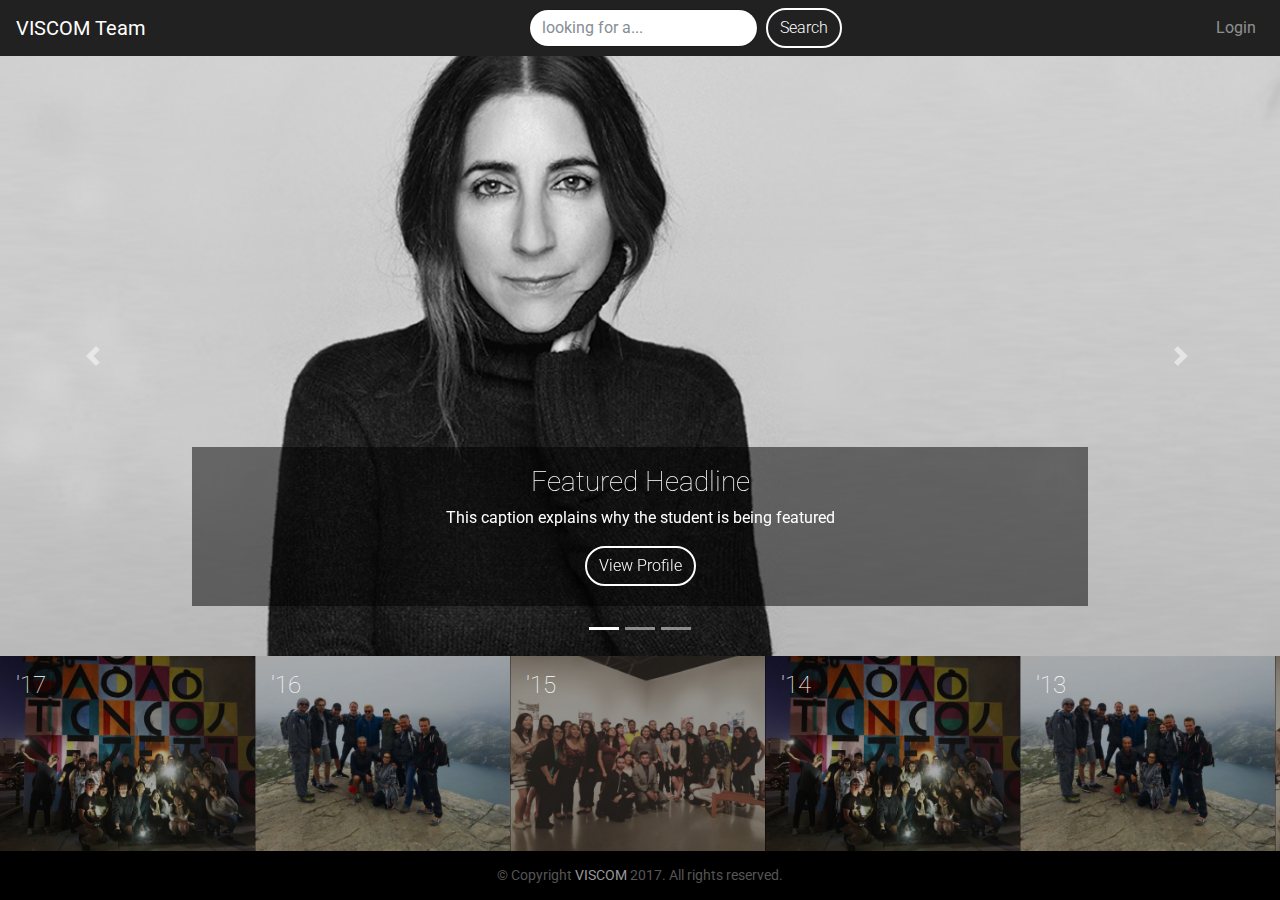
<file: index.html>
<!DOCTYPE html>
<html lang="en">
<head>
	<meta charset="UTF-8">
	<title>Team</title>
	<link rel="stylesheet" href="css/bootstrap.min.css">
	<link rel="stylesheet" href="style.css">
	<link href="https://fonts.googleapis.com/css?family=Roboto:100,100i,300,300i,400,400i,500,500i,700,700i,900,900i" rel="stylesheet">
</head>
<body>
	
	<!-- navbvar -->
	<nav class="navbar navbar-expand-lg navbar-dark bg-dark">

		<!-- brand -->
		<a class="navbar-brand" href="#">VISCOM Team</a>
			
		<!-- search -->
		<form class="form-inline my-2 my-lg-0" action="search.html">
			<input class="form-control mr-sm-2" type="text" placeholder="looking for a...">
			<button class="btn btn-outline-secondary my-2 my-sm-0" type="submit">Search</button>
		</form>
		
		<!-- nav links -->
		<ul class="navbar-nav mt-2 mt-lg-0">
    		<li class="nav-item">
    			<a class="nav-link" href="#">Login</a>
      		</li>
    	</ul>

	</nav>

	<!-- featured carousel -->
	<div id="featured-students" class="featured-student carousel slide" data-ride="carousel">

		<!-- slide indicators -->
		<ol class="carousel-indicators">
		    <li data-target="#featured-students" data-slide-to="0" class="active"></li>
		    <li data-target="#featured-students" data-slide-to="1"></li>
		    <li data-target="#featured-students" data-slide-to="2"></li>
		</ol>

		<!-- slides -->
	  	<div class="carousel-inner" role="listbox">
	  		<!-- slide -->
	    	<div class="carousel-item active">
	    		<!-- slide image -->
	     		<img class="d-block cover" src="images/featured-students/student.jpg" alt="First slide">
	     		<!-- slide text -->
	     		<div class="carousel-caption d-none d-block">
	     			<!-- slide header -->
	     		    <h3>Featured Headline</h3>
	     		    <!-- slide caption -->
	     		    <p>This caption explains why the student is being featured</p>
	     		    <!-- slide button -->
	     		    <button type="button" class="btn btn-outline-secondary">View Profile</button>
	     		</div>
	    	</div>
	    	<!-- slide -->
	    	<div class="carousel-item">
	      		<img class="d-block cover" src="images/featured-students/student2.jpg" alt="Second slide">
	      		<div class="carousel-caption d-none d-block">
	     		    <h3>Featured Headline</h3>
	     		    <p>This caption explains why the student is being featured</p>
	     		    <a href="profile.html"><button type="button" class="btn btn-outline-secondary" action="">View Profile</button></a>
	     		</div>
	    	</div>
	    	<!-- slide -->
	    	<div class="carousel-item">
	      		<img class="d-block cover" src="images/featured-students/student3.jpg" alt="Third slide">
	      		<div class="carousel-caption d-none d-block">
	     		    <h3>Featured Headline</h3>
	     		    <p>This caption explains why the student is being featured</p>
	     		    <button type="button" class="btn btn-outline-secondary">View Profile</button>
	     		</div>
	    	</div>
	  	</div>

	  <!-- slide navigation -->
	  <a class="carousel-control-prev" href="#featured-students" role="button" data-slide="prev">
	      <span class="carousel-control-prev-icon" aria-hidden="true"></span>
	      <span class="sr-only">Previous</span>
	    </a>
	    <a class="carousel-control-next" href="#featured-students" role="button" data-slide="next">
	      <span class="carousel-control-next-icon" aria-hidden="true"></span>
	      <span class="sr-only">Next</span>
	    </a>
	</div>

	<!-- year navigation -->
	<div class="container-fluid year-carousel">

		<!-- year box -->
		<a href="year.html">
			<div class="year-box">
				<img src="images/year-previews/2017.png" alt="2017">
				<div class="year-box-overlay">
					<h4>'17</h4>
				</div>
			</div>
		</a>

		<!-- year box -->
		<div class="year-box">
			<img src="images/year-previews/2016.png" alt="2017">
			<div class="year-box-overlay">
				<h4>'16</h4>
			</div>
		</div>

		<!-- year box -->
		<div class="year-box">
			<img src="images/year-previews/2015.png" alt="2017">
			<div class="year-box-overlay">
				<h4>'15</h4>
			</div>
		</div>

		<!-- year box -->
		<div class="year-box">
			<img src="images/year-previews/2017.png" alt="2017">
			<div class="year-box-overlay">
				<h4>'14</h4>
			</div>
		</div>

		<!-- year box -->
		<div class="year-box">
			<img src="images/year-previews/2016.png" alt="2017">
			<div class="year-box-overlay">
				<h4>'13</h4>
			</div>
		</div>

		<!-- year box -->
		<div class="year-box">
			<img src="images/year-previews/2015.png" alt="2017">
			<div class="year-box-overlay">
				<h4>'12</h4>
			</div>
		</div>

		<!-- year box -->
		<div class="year-box">
			<img src="images/year-previews/2017.png" alt="2017">
			<div class="year-box-overlay">
				<h4>'11</h4>
			</div>
		</div>

		<!-- year box -->
		<div class="year-box">
			<img src="images/year-previews/2016.png" alt="2017">
			<div class="year-box-overlay">
				<h4>'10</h4>
			</div>
		</div>

		<!-- year box -->
		<div class="year-box">
			<img src="images/year-previews/2015.png" alt="2017">
			<div class="year-box-overlay">
				<h4>'09</h4>
			</div>
		</div>

		<!-- year box -->
		<div class="year-box">
			<img src="images/year-previews/2017.png" alt="2017">
			<div class="year-box-overlay">
				<h4>'08</h4>
			</div>
		</div>

		<!-- year box -->
		<div class="year-box">
			<img src="images/year-previews/2016.png" alt="2017">
			<div class="year-box-overlay">
				<h4>'07</h4>
			</div>
		</div>
	</div>


<!-- footer -->
<footer>
	&copy; Copyright <a href="http://www.viscomcenter.com">VISCOM</a> 2017. All rights reserved.
</footer>

<script src="https://ajax.googleapis.com/ajax/libs/jquery/3.2.1/jquery.min.js"></script>
<script src="js/bootstrap.min.js"></script>
</body>
</html>
</file>
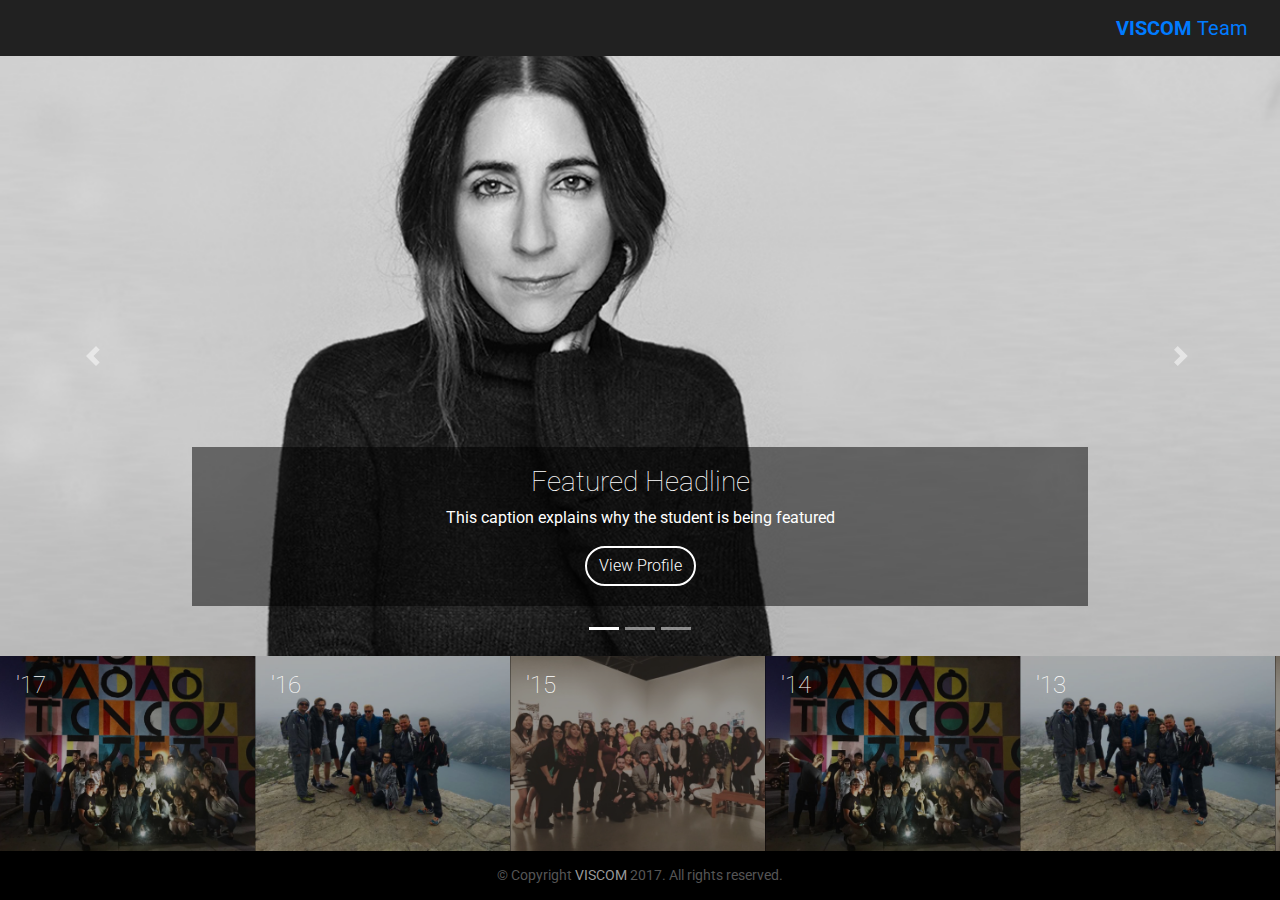
<file: index-loggedin.html>
<!DOCTYPE html>
<html lang="en">
<head>
	<meta charset="UTF-8">
	<title>Team</title>
	<link rel="stylesheet" href="css/bootstrap.min.css">
	<link rel="stylesheet" href="style.css">
	<script src="https://ajax.googleapis.com/ajax/libs/jquery/3.2.1/jquery.min.js"></script>
	<script src="js/bootstrap.min.js"></script>
	<link href="https://fonts.googleapis.com/css?family=Roboto:100,100i,300,300i,400,400i,500,500i,700,700i,900,900i" rel="stylesheet">
</head>
<body>
	<header>
		<nav class="navbar navbar-toggleable-md navbar-inverse bg-faded">
		  <button class="navbar-toggler navbar-toggler-right" type="button" data-toggle="collapse" data-target="#navbarNav" aria-controls="navbarNav" aria-expanded="false" aria-label="Toggle navigation">
		    <span class="navbar-toggler-icon"></span>
		  </button>
		  <a class="navbar-brand" href="index.html"><strong>VISCOM</strong> Team</a>
		  <div class="collapse navbar-collapse" id="navbarNav">
		    <form id="search-form" class="form-inline my-2 my-lg-0" action="search.html">
		        <input class="form-control mr-sm-2" type="text" placeholder="Search">
		        <button class="btn btn-outline-secondary my-2 my-sm-0" type="submit">Search</button>
		    </form>
		    <ul class="navbar-nav">
		      <li class="nav-item">
		        <a class="nav-link" href="">Profile</a>
		      </li>
		    </ul>
		  </div>
		</nav>
	</header>

	<!-- featured carousel -->
	<div id="featured-students" class="featured-student carousel slide" data-ride="carousel">
		<!-- indicators -->
		<ol class="carousel-indicators">
		    <li data-target="#featured-students" data-slide-to="0" class="active"></li>
		    <li data-target="#featured-students" data-slide-to="1"></li>
		    <li data-target="#featured-students" data-slide-to="2"></li>
		</ol>

		<!-- slides -->
	  	<div class="carousel-inner" role="listbox">
	    	<div class="carousel-item active">
	     		<img class="d-block cover" src="images/featured-students/student.jpg" alt="First slide">
	     		<div class="carousel-caption d-none d-block">
	     		    <h3>Featured Headline</h3>
	     		    <p>This caption explains why the student is being featured</p>
	     		    <button type="button" class="btn btn-outline-secondary">View Profile</button>
	     		</div>
	    	</div>
	    	<div class="carousel-item">
	      		<img class="d-block cover" src="images/featured-students/student2.jpg" alt="Second slide">
	      		<div class="carousel-caption d-none d-block">
	     		    <h3>Featured Headline</h3>
	     		    <p>This caption explains why the student is being featured</p>
	     		    <button type="button" class="btn btn-outline-secondary">View Profile</button>
	     		</div>
	    	</div>
	    	<div class="carousel-item">
	      		<img class="d-block cover" src="images/featured-students/student3.jpg" alt="Third slide">
	      		<div class="carousel-caption d-none d-block">
	     		    <h3>Featured Headline</h3>
	     		    <p>This caption explains why the student is being featured</p>
	     		    <button type="button" class="btn btn-outline-secondary">View Profile</button>
	     		</div>
	    	</div>
	  	</div>

	  <!-- slide navigation -->
	  <a class="carousel-control-prev" href="#featured-students" role="button" data-slide="prev">
	      <span class="carousel-control-prev-icon" aria-hidden="true"></span>
	      <span class="sr-only">Previous</span>
	    </a>
	    <a class="carousel-control-next" href="#featured-students" role="button" data-slide="next">
	      <span class="carousel-control-next-icon" aria-hidden="true"></span>
	      <span class="sr-only">Next</span>
	    </a>
	</div>

	<!-- year navigation -->
	<div class="container-fluid year-carousel">
		<a href="year.html">
		<div class="year-box">
			<img src="images/year-previews/2017.png" alt="2017">
			<div class="year-box-overlay">
				<h4>'17</h4>
			</div>
		</div>
		</a>
		<div class="year-box">
			<img src="images/year-previews/2016.png" alt="2017">
			<div class="year-box-overlay">
				<h4>'16</h4>
			</div>
		</div>
		<div class="year-box">
			<img src="images/year-previews/2015.png" alt="2017">
			<div class="year-box-overlay">
				<h4>'15</h4>
			</div>
		</div>
		<div class="year-box">
			<img src="images/year-previews/2017.png" alt="2017">
			<div class="year-box-overlay">
				<h4>'14</h4>
			</div>
		</div>
		<div class="year-box">
			<img src="images/year-previews/2016.png" alt="2017">
			<div class="year-box-overlay">
				<h4>'13</h4>
			</div>
		</div>
		<div class="year-box">
			<img src="images/year-previews/2015.png" alt="2017">
			<div class="year-box-overlay">
				<h4>'12</h4>
			</div>
		</div>
		<div class="year-box">
			<img src="images/year-previews/2017.png" alt="2017">
			<div class="year-box-overlay">
				<h4>'11</h4>
			</div>
		</div>
		<div class="year-box">
			<img src="images/year-previews/2016.png" alt="2017">
			<div class="year-box-overlay">
				<h4>'10</h4>
			</div>
		</div>
		<div class="year-box">
			<img src="images/year-previews/2015.png" alt="2017">
			<div class="year-box-overlay">
				<h4>'09</h4>
			</div>
		</div>
		<div class="year-box">
			<img src="images/year-previews/2017.png" alt="2017">
			<div class="year-box-overlay">
				<h4>'08</h4>
			</div>
		</div>
		<div class="year-box">
			<img src="images/year-previews/2016.png" alt="2017">
			<div class="year-box-overlay">
				<h4>'07</h4>
			</div>
		</div>
	</div>



<footer>
	&copy; Copyright <a href="http://www.viscomcenter.com">VISCOM</a> 2017. All rights reserved.
</footer>



</body>
</html>
</file>
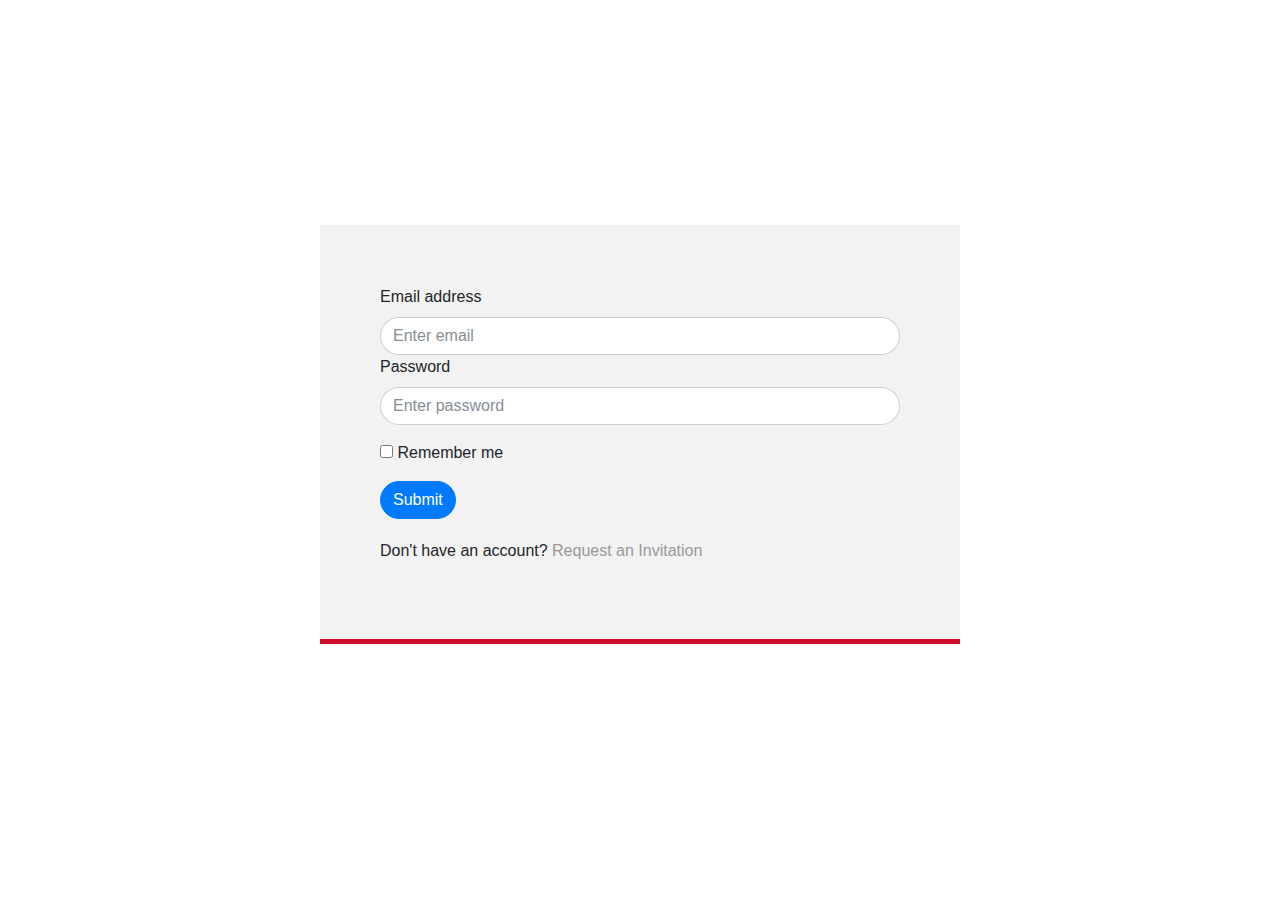
<file: login.html>
<!DOCTYPE html>
<html lang="en">
<head>
	<meta charset="UTF-8">
	<title>Team Login</title>
	<link rel="stylesheet" href="css/bootstrap.min.css">
	<link rel="stylesheet" href="style.css">
	<script src="https://ajax.googleapis.com/ajax/libs/jquery/32.1/jquery.min.js"></script>
	<script src="js/bootstrap.min.js"></script>
	<style>
		#login-module {
			position: absolute;
			left: 50%;
			margin-left: -25%;
			top: 50vh;
			margin-top: -25vh;
			border-bottom: 5px solid #d00d2d;
		}
	</style>
</head>
<body>
	
	<main class="container">
		<div class="row">
			<div class="col-3"></div>
			<div id="login-module" class="col-6">
				<form action="index-loggedin.html">
					<div class="form-group">
						<label for="exampleInputEmail1">Email address</label>
						<input type="email" class="form-control" aria-describedby="emailHelp" placeholder="Enter email">
					<div class="form-group">
						<label for="exampleInputEmail1">Password</label>
						<input type="password" class="form-control" aria-describedby="passwordHelp" placeholder="Enter password">
					</div>

						<label class="form-check-label">
							<input type="checkbox" class="form-check-input">
							Remember me
						</label>
					</div>
					<button class="btn btn-primary">Submit</button>
					<p style="margin-top: 20px;">Don't have an account? <a href="">Request an Invitation</a></p>
				</form>
			</div>
			<div class="col-3"></div>
		</div>
	</main>

</body>
</html>
</file>
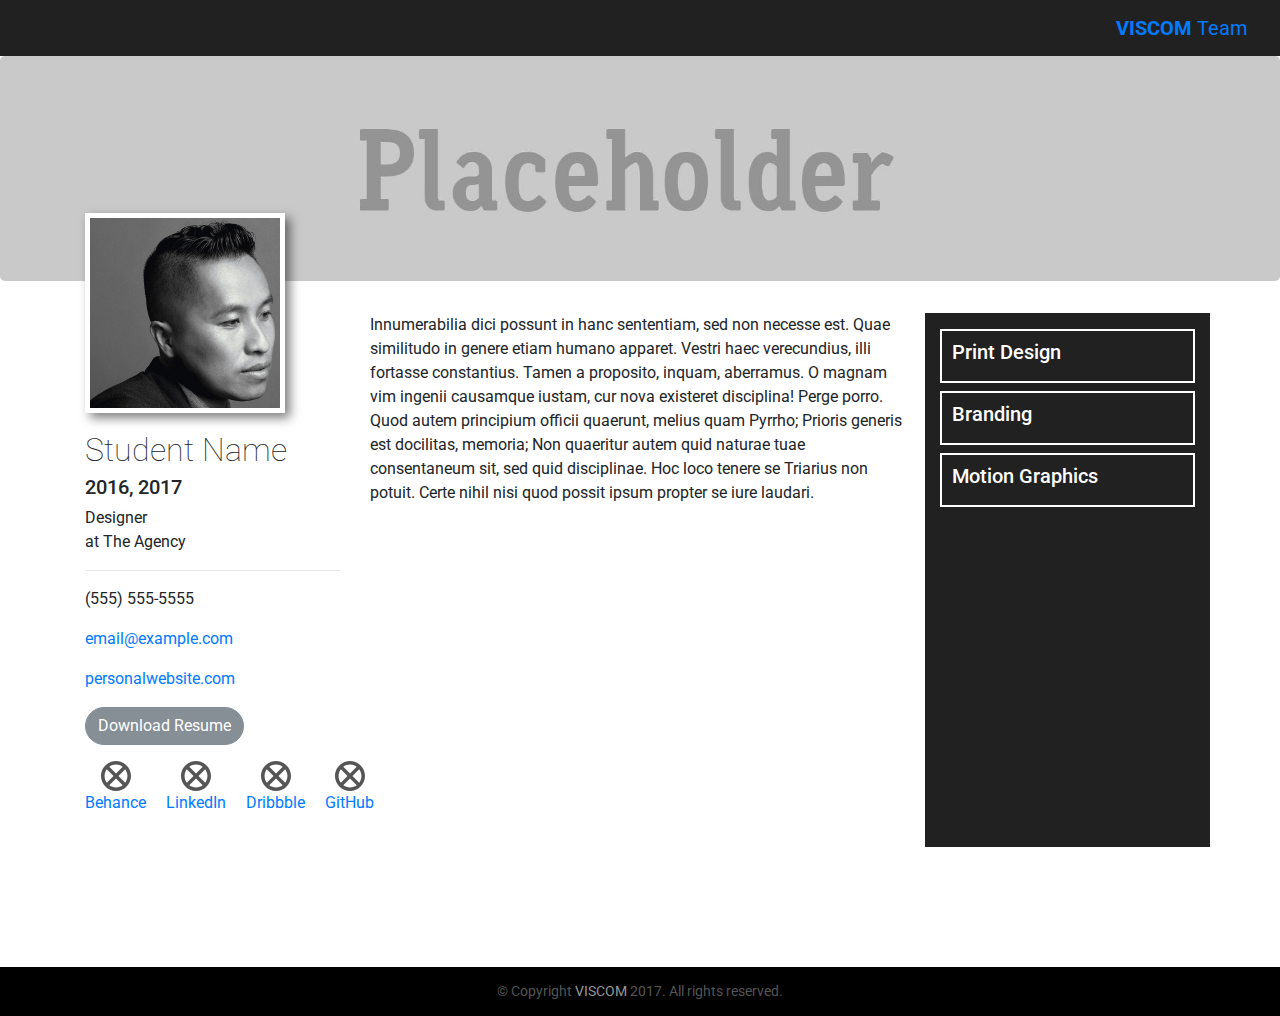
<file: person.html>
<!DOCTYPE html>
<html lang="en">
<head>
	<meta charset="UTF-8">
	<title>Student Profile</title>
	<link rel="stylesheet" href="css/bootstrap.min.css">
	<link rel="stylesheet" href="style.css">
	<script src="https://ajax.googleapis.com/ajax/libs/jquery/3.2.1/jquery.min.js"></script>
	<script src="js/bootstrap.min.js"></script>
	<link href="https://fonts.googleapis.com/css?family=Roboto:100,100i,300,300i,400,400i,500,500i,700,700i,900,900i" rel="stylesheet">
</head>
<body>

<header>
	<nav class="navbar navbar-toggleable-md navbar-inverse bg-faded">
	  <button class="navbar-toggler navbar-toggler-right" type="button" data-toggle="collapse" data-target="#navbarNav" aria-controls="navbarNav" aria-expanded="false" aria-label="Toggle navigation">
	    <span class="navbar-toggler-icon"></span>
	  </button>
	  <a class="navbar-brand" href="index.html"><strong>VISCOM</strong> Team</a>
	  <div class="collapse navbar-collapse" id="navbarNav">
	    <form id="search-form" class="form-inline my-2 my-lg-0" action="search.html">
	        <input class="form-control mr-sm-2" type="text" placeholder="Search">
	        <button class="btn btn-outline-secondary my-2 my-sm-0" type="submit">Search</button>
	    </form>
	    <ul class="navbar-nav">
	      <li class="nav-item">
	        <a class="nav-link" href="">Profile</a>
	      </li>
	    </ul>
	  </div>
	</nav>
</header>

<main>


	 <!-- Profile Banner -->
	<div class="jumbotron profile-banner">

	</div>

	<!-- profile -->
	<main class="container">
		<div class="row">
			<div class="col-12 col-sm-12 col-md-6 col-xl-3">

				<!-- Profile Picture -->
				<div class="profile-picture">
					<img class="cover" src="images/featured-students/student2.jpg" alt="">
				</div>

				<!-- Basic Information -->
				<div class="info">
					<!-- Name -->
					<h2>Student Name</h2>
					<!-- Years Involved -->
					<h5>2016, 2017</h5>
					<!-- Occupation -->
					<p>Designer<br>
					<!-- Employer -->
					at The Agency</p>
					<hr>
					<!-- Phone Number -->
					<p>(555) 555-5555</p>
					<!-- Email -->
					<p><a href="mailto:email@example.com">email@example.com</a></p>
					<!-- Personal URL -->
					<p><a href="http://www.personalwebsite.com" target="_blank">personalwebsite.com</a></p>
					<!-- Download Resume -->
					<a href=""><button class="btn btn-secondary">Download Resume</button></a>
					<!-- Network Accounts -->
					<div id="network-accounts" class="py-3">
						<!-- behance -->
						<div class="account text-center">
							<a href="http://www.behance.com">
							<img src="images/icons/placeholder.svg" alt="">
							<p>Behance</p>
							</a>
						</div>

						<!-- linkedin -->
						<div class="account text-center">
							<a href="http://www.linkedin.com">
							<img src="images/icons/placeholder.svg" alt="">
							<p>LinkedIn</p>
							</a>
						</div>

						<!-- Dribbble -->
						<div class="account text-center">
							<a href="http://www.dribbble.com">
							<img src="images/icons/placeholder.svg" alt="">
							<p>Dribbble</p>
							</a>
						</div>

						<!-- GitHub -->
						<div class="account text-center">
							<a href="http://www.github.com">
							<img src="images/icons/placeholder.svg" alt="">
							<p>GitHub</p>
							</a>
						</div>
					</div>

				</div>
			</div>
			
			<!-- bio -->
			<div class="col-12 col-sm-12 col-md-6 col-xl-6">
				<p>Innumerabilia dici possunt in hanc sententiam, sed non necesse est. Quae similitudo in genere etiam humano apparet. Vestri haec verecundius, illi fortasse constantius. Tamen a proposito, inquam, aberramus. O magnam vim ingenii causamque iustam, cur nova existeret disciplina! Perge porro. Quod autem principium officii quaerunt, melius quam Pyrrho; Prioris generis est docilitas, memoria; Non quaeritur autem quid naturae tuae consentaneum sit, sed quid disciplinae. Hoc loco tenere se Triarius non potuit. Certe nihil nisi quod possit ipsum propter se iure laudari.</p>
			</div>

			<!-- Focuses -->
			<div id="focuses" class="col-12 col-sm-12 col-xl-3 py-3">
				<!-- Focus -->
				<div class="focus">
					<h5>Print Design</h5>
					<ul class="skills">
						<li class="skill">Adobe Illustrator</li>
						<li class="skill">Adobe InDesign</li>
						<li class="skill">Adobe Photoshop</li>
						<li class="skill">Typography</li>
					</ul>
				</div>

				<!-- Focus -->
				<div class="focus">
					<h5>Branding</h5>
					<ul class="skills">
						<li class="skill">Logo Design</li>
						<li class="skill">Brand Strategy</li>
						<li class="skill">Styleguiding</li>
					</ul>
				</div>

				<!-- Focus -->
				<div class="focus">
					<h5>Motion Graphics</h5>
					<ul class="skills">
						<li class="skill">Adobe After Effetcs</li>
						<li class="skill">Cinema 4D</li>
					</ul>
				</div>
			</div>
		</div>
	</main>
	
</main>


<footer>
	&copy; Copyright <a href="http://www.viscomcenter.com">VISCOM</a> 2017. All rights reserved.
</footer>

<script>
	$(document).ready(function(){
		// hide toggelable elements
		$('.skills').hide();

		$('.focus').click(function(){
			$(this).children('.skills').slideToggle();
		});
	});
</script>
	
</body>
</html>
</file>
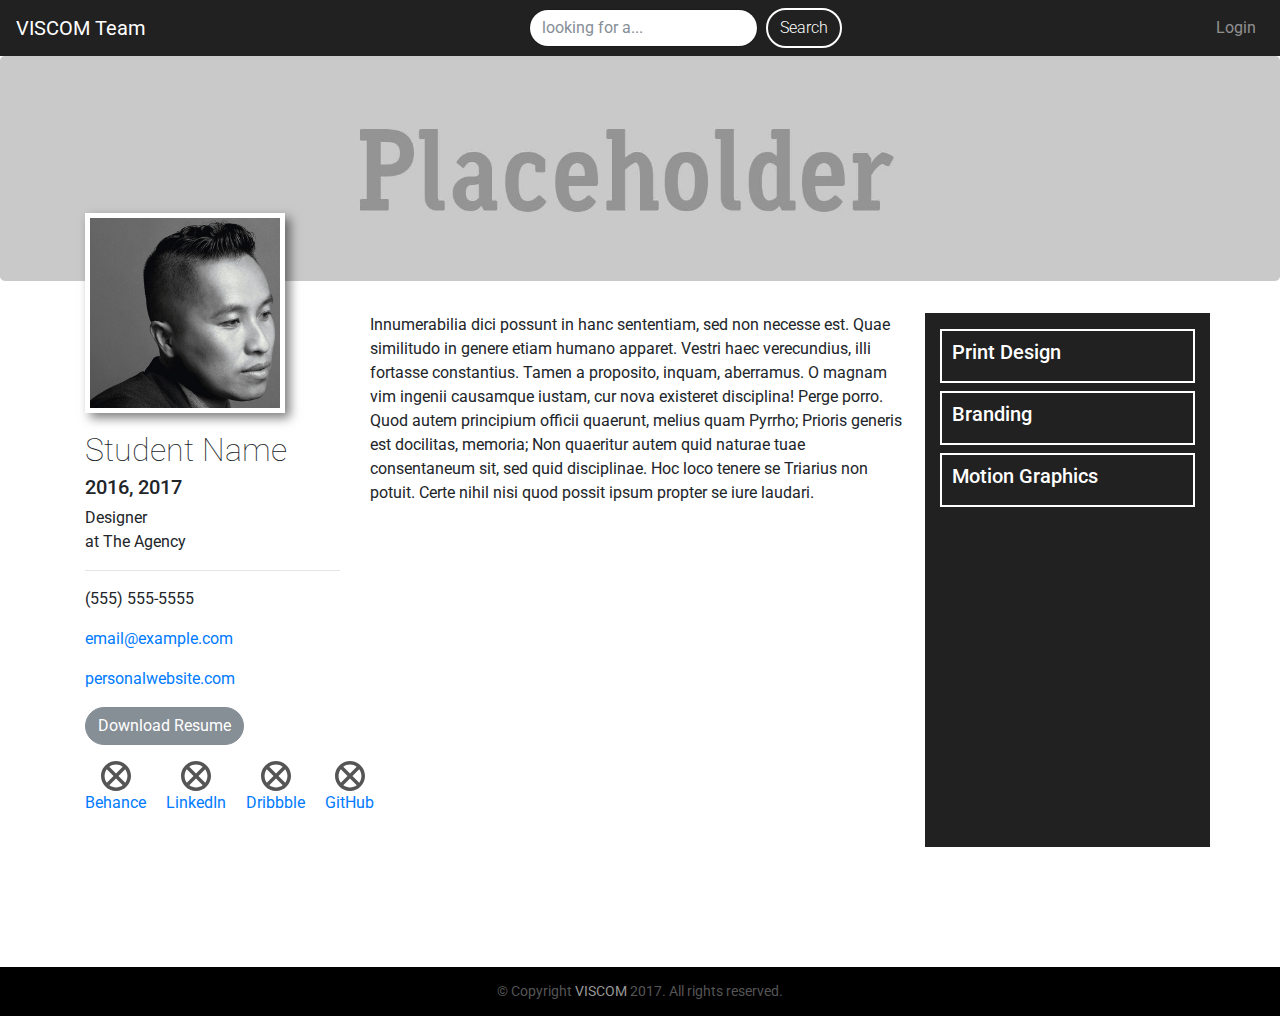
<file: profile.html>
<!DOCTYPE html>
<html lang="en">
<head>
	<meta charset="UTF-8">
	<title>Student Profile</title>
	<link rel="stylesheet" href="css/bootstrap.min.css">
	<link rel="stylesheet" href="style.css">
	<script src="https://ajax.googleapis.com/ajax/libs/jquery/3.2.1/jquery.min.js"></script>
	<script src="js/bootstrap.min.js"></script>
	<link href="https://fonts.googleapis.com/css?family=Roboto:100,100i,300,300i,400,400i,500,500i,700,700i,900,900i" rel="stylesheet">
</head>
<body>

	<!-- navbvar -->
	<nav class="navbar navbar-expand-lg navbar-dark bg-dark">

		<!-- brand -->
		<a class="navbar-brand" href="index.html">VISCOM Team</a>
			
		<!-- search -->
		<form class="form-inline my-2 my-lg-0" action="search.html">
			<input class="form-control mr-sm-2" type="text" placeholder="looking for a...">
			<button class="btn btn-outline-secondary my-2 my-sm-0" type="submit">Search</button>
		</form>
		
		<!-- nav links -->
		<ul class="navbar-nav mt-2 mt-lg-0">
    		<li class="nav-item">
    			<a class="nav-link" href="#">Login</a>
      		</li>
    	</ul>

	</nav>

<main>


	 <!-- Profile Banner -->
	<div class="jumbotron profile-banner">

	</div>

	<!-- profile -->
	<main class="container">
		<div class="row">
			<div class="col-12 col-sm-12 col-md-6 col-xl-3">

				<!-- Profile Picture -->
				<div class="profile-picture">
					<img class="cover" src="images/featured-students/student2.jpg" alt="">
				</div>

				<!-- Basic Information -->
				<div class="info">
					<!-- Name -->
					<h2>Student Name</h2>
					<!-- Years Involved -->
					<h5>2016, 2017</h5>
					<!-- Occupation -->
					<p>Designer<br>
					<!-- Employer -->
					at The Agency</p>
					<hr>
					<!-- Phone Number -->
					<p>(555) 555-5555</p>
					<!-- Email -->
					<p><a href="mailto:email@example.com">email@example.com</a></p>
					<!-- Personal URL -->
					<p><a href="http://www.personalwebsite.com" target="_blank">personalwebsite.com</a></p>
					<!-- Download Resume -->
					<a href=""><button class="btn btn-secondary">Download Resume</button></a>
					<!-- Network Accounts -->
					<div id="network-accounts" class="py-3">
						<!-- behance -->
						<div class="account text-center">
							<a href="http://www.behance.com">
							<img src="images/icons/placeholder.svg" alt="">
							<p>Behance</p>
							</a>
						</div>

						<!-- linkedin -->
						<div class="account text-center">
							<a href="http://www.linkedin.com">
							<img src="images/icons/placeholder.svg" alt="">
							<p>LinkedIn</p>
							</a>
						</div>

						<!-- Dribbble -->
						<div class="account text-center">
							<a href="http://www.dribbble.com">
							<img src="images/icons/placeholder.svg" alt="">
							<p>Dribbble</p>
							</a>
						</div>

						<!-- GitHub -->
						<div class="account text-center">
							<a href="http://www.github.com">
							<img src="images/icons/placeholder.svg" alt="">
							<p>GitHub</p>
							</a>
						</div>
					</div>

				</div>
			</div>
			
			<!-- bio -->
			<div class="col-12 col-sm-12 col-md-6 col-xl-6">
				<p>Innumerabilia dici possunt in hanc sententiam, sed non necesse est. Quae similitudo in genere etiam humano apparet. Vestri haec verecundius, illi fortasse constantius. Tamen a proposito, inquam, aberramus. O magnam vim ingenii causamque iustam, cur nova existeret disciplina! Perge porro. Quod autem principium officii quaerunt, melius quam Pyrrho; Prioris generis est docilitas, memoria; Non quaeritur autem quid naturae tuae consentaneum sit, sed quid disciplinae. Hoc loco tenere se Triarius non potuit. Certe nihil nisi quod possit ipsum propter se iure laudari.</p>
			</div>

			<!-- Focuses -->
			<div id="focuses" class="col-12 col-sm-12 col-xl-3 py-3">
				<!-- Focus -->
				<div class="focus">
					<h5>Print Design</h5>
					<ul class="skills">
						<li class="skill">Adobe Illustrator</li>
						<li class="skill">Adobe InDesign</li>
						<li class="skill">Adobe Photoshop</li>
						<li class="skill">Typography</li>
					</ul>
				</div>

				<!-- Focus -->
				<div class="focus">
					<h5>Branding</h5>
					<ul class="skills">
						<li class="skill">Logo Design</li>
						<li class="skill">Brand Strategy</li>
						<li class="skill">Styleguiding</li>
					</ul>
				</div>

				<!-- Focus -->
				<div class="focus">
					<h5>Motion Graphics</h5>
					<ul class="skills">
						<li class="skill">Adobe After Effetcs</li>
						<li class="skill">Cinema 4D</li>
					</ul>
				</div>
			</div>
		</div>
	</main>
	
</main>


<footer>
	&copy; Copyright <a href="http://www.viscomcenter.com">VISCOM</a> 2017. All rights reserved.
</footer>

<script>
	$(document).ready(function(){
		// hide toggelable elements
		$('.skills').hide();

		$('.focus').click(function(){
			$(this).children('.skills').slideToggle();
		});
	});
</script>
	
</body>
</html>
</file>
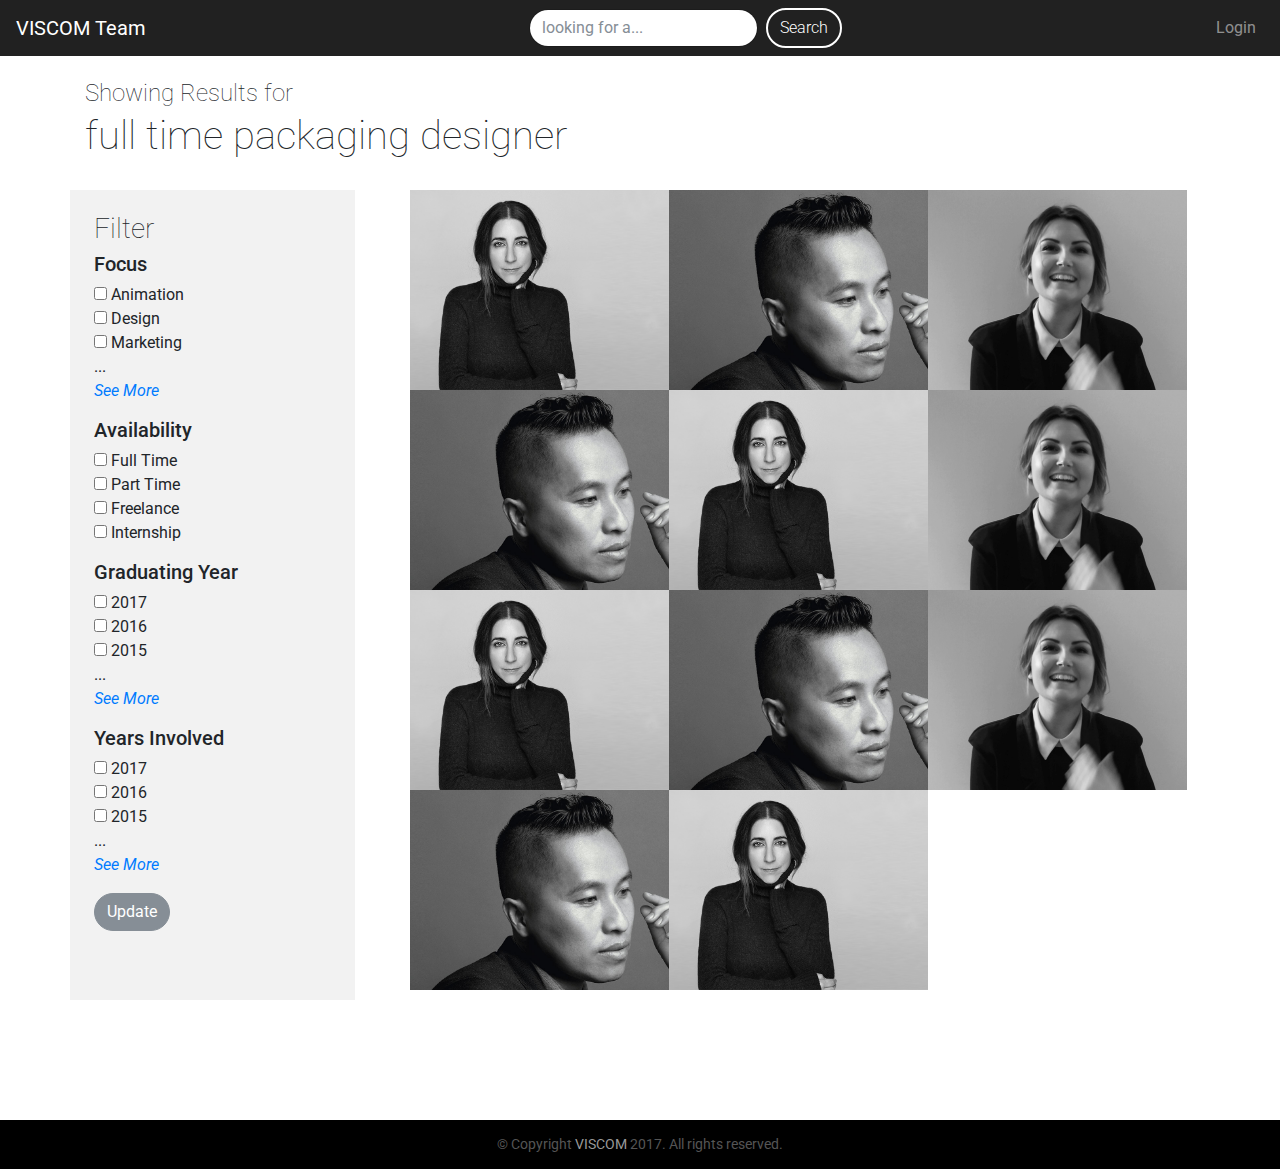
<file: search.html>
<!DOCTYPE html>
<html lang="en">
<head>
	<meta charset="UTF-8">
	<title>Search Results</title>
	<link rel="stylesheet" href="css/bootstrap.min.css">
	<link rel="stylesheet" href="style.css">
	<script src="https://ajax.googleapis.com/ajax/libs/jquery/3.2.1/jquery.min.js"></script>
	<script src="js/bootstrap.min.js"></script>
	<link href="https://fonts.googleapis.com/css?family=Roboto:100,100i,300,300i,400,400i,500,500i,700,700i,900,900i" rel="stylesheet">
</head>
<body>

	<!-- navbvar -->
	<nav class="navbar navbar-expand-lg navbar-dark bg-dark">

		<!-- brand -->
		<a class="navbar-brand" href="index.html">VISCOM Team</a>
			
		<!-- search -->
		<form class="form-inline my-2 my-lg-0" action="search.html">
			<input class="form-control mr-sm-2" type="text" placeholder="looking for a...">
			<button class="btn btn-outline-secondary my-2 my-sm-0" type="submit">Search</button>
		</form>
		
		<!-- nav links -->
		<ul class="navbar-nav mt-2 mt-lg-0">
    		<li class="nav-item">
    			<a class="nav-link" href="#">Login</a>
      		</li>
    	</ul>

	</nav>

	<!-- Search result header -->
	<div class="container py-4">
		<div class="row">
			<div class="col-12">
				<h4>Showing Results for</h4>
				<h1>full time packaging designer</h1>
			</div>
		</div>
	</div>

	<!-- students/search refine -->
	<main class="container">
		<div class="row">
			<div id="search-refine" class="col py-4 px-4" style="margin-bottom: 60px;">
				<h3>Filter</h3>
				
				<!-- refine by focus -->
				<h5>Focus</h5>
				<form action="" class="form-group">
					<label class="form-check-label">
					    <input class="form-check-input" type="checkbox" value="animation">
					    Animation
					</label>
					<br>
					<label class="form-check-label">
					    <input class="form-check-input" type="checkbox" value="design">
					    Design
					</label>
					<br>
					<label class="form-check-label">
					    <input class="form-check-input" type="checkbox" value="marketing">
					    Marketing
					</label>
					<br>
					...
					<br>
					<a href="#"><em>See More</em></a>
				</form>
				
				<h5>Availability</h5>
				<form action="" class="form-group">
					<label class="form-check-label">
					    <input class="form-check-input" type="checkbox" value="full-time">
					    Full Time
					</label>
					<br>
					<label class="form-check-label">
					    <input class="form-check-input" type="checkbox" value="part-time">
					    Part Time
					</label>
					<br>
					<label class="form-check-label">
					    <input class="form-check-input" type="checkbox" value="freelance">
					    Freelance
					</label>
					<br>
					<label class="form-check-label">
					    <input class="form-check-input" type="checkbox" value="internship">
					    Internship
					</label>
					<br>
				</form>

				<h5>Graduating Year</h5>
				<form action="" class="form-group">
					<label class="form-check-label">
					    <input class="form-check-input" type="checkbox" value="full-time">
					    2017
					</label>
					<br>
					<label class="form-check-label">
					    <input class="form-check-input" type="checkbox" value="part-time">
					    2016
					</label>
					<br>
					<label class="form-check-label">
					    <input class="form-check-input" type="checkbox" value="freelance">
					    2015
					</label>
					<br>
					...
					<br>
					<a href="#"><em>See More</em></a>

				</form>

				<h5>Years Involved</h5>
				<form action="" class="form-group">
					<label class="form-check-label">
					    <input class="form-check-input" type="checkbox" value="full-time">
					    2017
					</label>
					<br>
					<label class="form-check-label">
					    <input class="form-check-input" type="checkbox" value="part-time">
					    2016
					</label>
					<br>
					<label class="form-check-label">
					    <input class="form-check-input" type="checkbox" value="freelance">
					    2015
					</label>
					<br>
					...
					<br>
					<a href="#"><em>See More</em></a>

				</form>
				<button class="btn btn-secondary">Update</button>



			</div>


			<div id="" class="col-9">
				<ul class="person-grid">
					<li class="person">
						<div class="person-info">
							<h4>Student Name</h4>
							<h6>Student focus</h6>
							<button class="btn btn-outline-secondary">View Profile</button>
							<div class="work-badge">
							
							</div>
						</div>
					</li>
					<li class="person">
						<div class="person-info">
							<h4>Student Name</h4>
							<h6>Student focus</h6>
							<button class="btn btn-outline-secondary">View Profile</button>
							<div class="work-badge">
							
							</div>
						</div>
					</li>
					<li class="person">
						<div class="person-info">
							<h4>Student Name</h4>
							<h6>Student focus</h6>
							<button class="btn btn-outline-secondary">View Profile</button>
							<div class="work-badge">
							
							</div>
						</div>
					</li>
					<li class="person">
						<div class="person-info">
							<h4>Student Name</h4>
							<h6>Student focus</h6>
							<button class="btn btn-outline-secondary">View Profile</button>
							<div class="work-badge">
							
							</div>
						</div>
					</li>
					<li class="person">
						<div class="person-info">
							<h4>Student Name</h4>
							<h6>Student focus</h6>
							<button class="btn btn-outline-secondary">View Profile</button>
							<div class="work-badge">
							
							</div>
						</div>
					</li>
					<li class="person">
						<div class="person-info">
							<h4>Student Name</h4>
							<h6>Student focus</h6>
							<button class="btn btn-outline-secondary">View Profile</button>
							<div class="work-badge">
							
							</div>
						</div>
					</li>
					<li class="person">
						<div class="person-info">
							<h4>Student Name</h4>
							<h6>Student focus</h6>
							<button class="btn btn-outline-secondary">View Profile</button>
							<div class="work-badge">
							
							</div>
						</div>
					</li>
					<li class="person">
						<div class="person-info">
							<h4>Student Name</h4>
							<h6>Student focus</h6>
							<button class="btn btn-outline-secondary">View Profile</button>
							<div class="work-badge">
							
							</div>
						</div>
					</li>
					<li class="person">
						<div class="person-info">
							<h4>Student Name</h4>
							<h6>Student focus</h6>
							<button class="btn btn-outline-secondary">View Profile</button>
							<div class="work-badge">
							
							</div>
						</div>
					</li>
					<li class="person">
						<div class="person-info">
							<h4>Student Name</h4>
							<h6>Student focus</h6>
							<button class="btn btn-outline-secondary">View Profile</button>
							<div class="work-badge">
							
							</div>
						</div>
					</li>
					<li class="person">
						<div class="person-info">
							<h4>Student Name</h4>
							<h6>Student focus</h6>
							<button class="btn btn-outline-secondary">View Profile</button>
							<div class="work-badge">
							
							</div>
						</div>
					</li>
				</ul>
			</div>
		</div>
	</main>

<footer>
	&copy; Copyright <a href="http://www.viscomcenter.com">VISCOM</a> 2017. All rights reserved.
</footer>
	
</body>
</html>
</file>
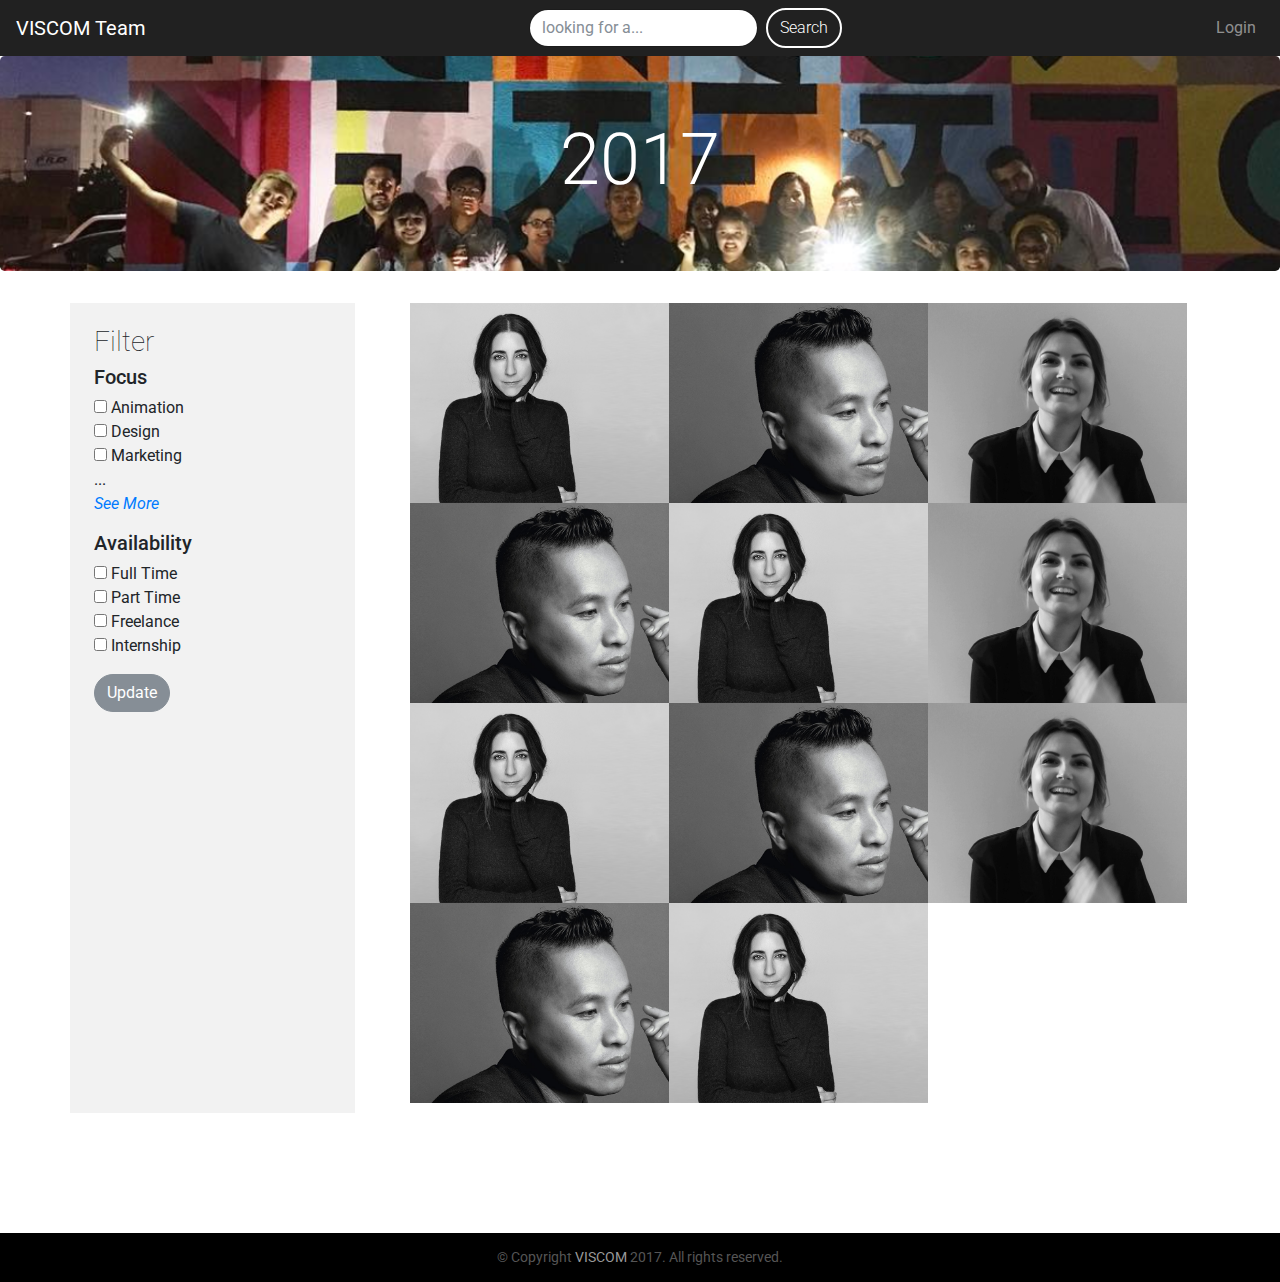
<file: year.html>
<!DOCTYPE html>
<html lang="en">
<head>
	<meta charset="UTF-8">
	<title>2017 Team | VISCOM</title>
	<link rel="stylesheet" href="css/bootstrap.min.css">
	<link rel="stylesheet" href="style.css">
	<script src="https://ajax.googleapis.com/ajax/libs/jquery/3.2.1/jquery.min.js"></script>
	<script src="js/bootstrap.min.js"></script>
	<link href="https://fonts.googleapis.com/css?family=Roboto:100,100i,300,300i,400,400i,500,500i,700,700i,900,900i" rel="stylesheet">
</head>
<body>
	<!-- navbvar -->
	<nav class="navbar navbar-expand-lg navbar-dark bg-dark">

		<!-- brand -->
		<a class="navbar-brand" href="index.html">VISCOM Team</a>
			
		<!-- search -->
		<form class="form-inline my-2 my-lg-0" action="search.html">
			<input class="form-control mr-sm-2" type="text" placeholder="looking for a...">
			<button class="btn btn-outline-secondary my-2 my-sm-0" type="submit">Search</button>
		</form>
		
		<!-- nav links -->
		<ul class="navbar-nav mt-2 mt-lg-0">
    		<li class="nav-item">
    			<a class="nav-link" href="#">Login</a>
      		</li>
    	</ul>

	</nav>

	<!-- year banner -->
	<div class="jumbotron year-banner text-white" style="background-image: url('images/year-banners/2017.png');">
		<div class="overlay-black"></div>
		<h1 class="display-3 text-center">2017</h1>
	</div>

	<!-- students/search refine -->
	<main class="container">
		<div class="row">
			<div id="search-refine" class="col py-4 px-4" style="margin-bottom: 60px;">
				<h3>Filter</h3>
				
				<!-- refine by focus -->
				<h5>Focus</h5>
				<form action="" class="form-group">
					<label class="form-check-label">
					    <input class="form-check-input" type="checkbox" value="animation">
					    Animation
					</label>
					<br>
					<label class="form-check-label">
					    <input class="form-check-input" type="checkbox" value="design">
					    Design
					</label>
					<br>
					<label class="form-check-label">
					    <input class="form-check-input" type="checkbox" value="marketing">
					    Marketing
					</label>
					<br>
					...
					<br>
					<a href="#"><em>See More</em></a>
				</form>
				
				<h5>Availability</h5>
				<form action="" class="form-group">
					<label class="form-check-label">
					    <input class="form-check-input" type="checkbox" value="full-time">
					    Full Time
					</label>
					<br>
					<label class="form-check-label">
					    <input class="form-check-input" type="checkbox" value="part-time">
					    Part Time
					</label>
					<br>
					<label class="form-check-label">
					    <input class="form-check-input" type="checkbox" value="freelance">
					    Freelance
					</label>
					<br>
					<label class="form-check-label">
					    <input class="form-check-input" type="checkbox" value="internship">
					    Internship
					</label>
					<br>
				</form>
				<button class="btn btn-secondary">Update</button>



			</div>


			<div id="" class="col-9">
				<ul class="person-grid">
					<li class="person">
						<div class="person-info">
							<h4>Student Name</h4>
							<h6>Student focus</h6>
							<button class="btn btn-outline-secondary">View Profile</button>
							<div class="work-badge">
							
							</div>
						</div>
					</li>
					<li class="person">
						<div class="person-info">
							<h4>Student Name</h4>
							<h6>Student focus</h6>
							<button class="btn btn-outline-secondary">View Profile</button>
							<div class="work-badge">
							
							</div>
						</div>
					</li>
					<li class="person">
						<div class="person-info">
							<h4>Student Name</h4>
							<h6>Student focus</h6>
							<button class="btn btn-outline-secondary">View Profile</button>
							<div class="work-badge">
							
							</div>
						</div>
					</li>
					<li class="person">
						<div class="person-info">
							<h4>Student Name</h4>
							<h6>Student focus</h6>
							<button class="btn btn-outline-secondary">View Profile</button>
							<div class="work-badge">
							
							</div>
						</div>
					</li>
					<li class="person">
						<div class="person-info">
							<h4>Student Name</h4>
							<h6>Student focus</h6>
							<button class="btn btn-outline-secondary">View Profile</button>
							<div class="work-badge">
							
							</div>
						</div>
					</li>
					<li class="person">
						<div class="person-info">
							<h4>Student Name</h4>
							<h6>Student focus</h6>
							<button class="btn btn-outline-secondary">View Profile</button>
							<div class="work-badge">
							
							</div>
						</div>
					</li>
					<li class="person">
						<div class="person-info">
							<h4>Student Name</h4>
							<h6>Student focus</h6>
							<button class="btn btn-outline-secondary">View Profile</button>
							<div class="work-badge">
							
							</div>
						</div>
					</li>
					<li class="person">
						<div class="person-info">
							<h4>Student Name</h4>
							<h6>Student focus</h6>
							<button class="btn btn-outline-secondary">View Profile</button>
							<div class="work-badge">
							
							</div>
						</div>
					</li>
					<li class="person">
						<div class="person-info">
							<h4>Student Name</h4>
							<h6>Student focus</h6>
							<button class="btn btn-outline-secondary">View Profile</button>
							<div class="work-badge">
							
							</div>
						</div>
					</li>
					<li class="person">
						<div class="person-info">
							<h4>Student Name</h4>
							<h6>Student focus</h6>
							<button class="btn btn-outline-secondary">View Profile</button>
							<div class="work-badge">
							
							</div>
						</div>
					</li>
					<li class="person">
						<div class="person-info">
							<h4>Student Name</h4>
							<h6>Student focus</h6>
							<button class="btn btn-outline-secondary">View Profile</button>
							<div class="work-badge">
							
							</div>
						</div>
					</li>
				</ul>
			</div>
		</div>
	</main>

<footer>
	&copy; Copyright <a href="http://www.viscomcenter.com">VISCOM</a> 2017. All rights reserved.
</footer>
	
</body>
</html>
</file>
<file: style.css>
body {
	font-family: 'Roboto', sans-serif;
	min-height: 100vh;
}
main {
	padding-bottom: 60px;
}
h1, h2, h3, h4, h6 {
	font-weight: 100;
}

.btn {
	border-radius: 999px;
}

.navbar {
	background-color: #212121;
	color: white;
	display: flex;
	justify-content: space-between;
}
.navbar-nav {

}

.carousel-caption {
	margin-bottom: 30px;
}
.carousel-item {
	height: 66.666vh;
	width: 100%;
}
.carousel-item img {
	width: 100%;
	height: 100%;
}
.carousel-caption {
	background-color: rgba(0, 0, 0, 0.5);
}

.cover {
	-o-object-fit: cover;
	-webkit-object-fit: cover;
    	object-fit: cover;
}

.year-carousel {
	height: calc(33.3333vh - 105px);
	background-color: grey;
	position: relative;
	padding: 0;
	white-space: nowrap;
	overflow-x: scroll;
}
.year-box {
	height: 100%;
	width: 20%;
	background-color: #222;
	display: inline-block;
	margin: 0;
	margin-right: -5px;
	transition-duration: 0.3s;
}
.year-box:hover {
	width: 25%;
	transition-duration: 0.3s;
}
.year-box-overlay {
	height: inherit;
	width: inherit;
	position: absolute;
	top: 0;
	z-index: 1;
	background-color: rgba(0, 0, 0, 0.333333);
	color: white;
	padding: 1em;
}
.year-box img {
	height: 100%;
	width: 100%;
	object-fit: cover;
}
.year-box:nth-child(2n) {background-color: #777;}

#search-form {
	margin: auto;
}

#search-refine {
	min-height: 90vh;
	width: 100%;
	background-color: #f2f2f2;
}

.person-grid {
	margin: 0 auto;
	padding-bottom: 60px;
}

.person {
	display: inline-block;
    vertical-align: top;
	width: 33%;
	margin-right: -4px;
	height: 200px;
	background-color: #777;
}

.person-info {
	width: 100%;
	height: 100%;
	background-color: rgba(0, 0, 0, 0.5);
	padding: 20px;
	color: white;
	position: relative;
	opacity: 0;
	transition-duration: 0.3s;
}

.person-info button {
	position: absolute;
	bottom: 20px;
}

.person-info:hover {
	opacity: 1;
	transition-duration: 0.3s;
}

.work-badge {
	position: absolute;
	top: 20px;
	right: 20px;
	height: 10px;
	width: 10px;
	background-color: red;
	border-radius: 50%;
}

.person {
	background-image: url(images/featured-students/student.jpg);
	background-position: center;
	background-size: cover;
}

.person:nth-child(2n){
	background-image: url(images/featured-students/student2.jpg);
}

.person:nth-child(3n){
	background-image: url(images/featured-students/student3.jpg);
}

#login-module {
	background-color: #f2f2f2;
	padding: 60px;
}

.year-banner {
	background-size: cover;
	background-position: top;
}

/* profile page */

.profile-picture {
	height: 200px;
	width: 200px;
	overflow: hidden;
	margin-top: -100px;
	margin-bottom: 20px;
	box-shadow: 5px 5px 10px rgba(0, 0, 0, 0.5);
	border: solid 5px white;s
}

.profile-picture img {
	height: 100%;
	width: 100%;
	object-fit: cover;
}

.profile-banner {
	height: 25vh;
}

.account {
	margin-right: 20px;
}

#network-accounts {
	display: flex;
	flex: wrap;
}

#focuses {
	background-color: #212121;
}

.focus {
	border: 2px solid white;
	color: white;
	padding: 10px;
	margin-bottom: 8px;
	font-weight: 300;
}

.focus:hover {
	background-color: #333;
}

.profile-banner {
	background-image: url('images/placeholder.gif');
	background-size: cover;
	background-position: center;
}

/*utilities*/
.bg-dark{
	background-color: #212121 !important;
}

footer {
	font-size: 14px;
	color: #555;
	background-color: #000;
	padding: 14px 0px;
	text-align: center;
	position: relative;
	bottom: 0;
	width: 100%;
}

/*buttons and inputs*/
.form-control {
	border-radius: 999px;
}
.btn-outline-secondary {
	border: 2px solid white;
	color: white;
	font-weight: 300;
}
.btn-outline-secondary:hover {
	border: 2px solid white;
	background-color: #fff;
	color: #d00d2d;
}

footer a:link, a:visited {
	color: #999;
	text-decoration: none;
}

footer a:hover {
	color: #fff;
	text-decoration: none;
}

.year-carousel::-webkit-scrollbar {
	background: #212121;
}

.year-carousel::-webkit-scrollbar-thumb {
	background: #d00d2d;
};
</file>
